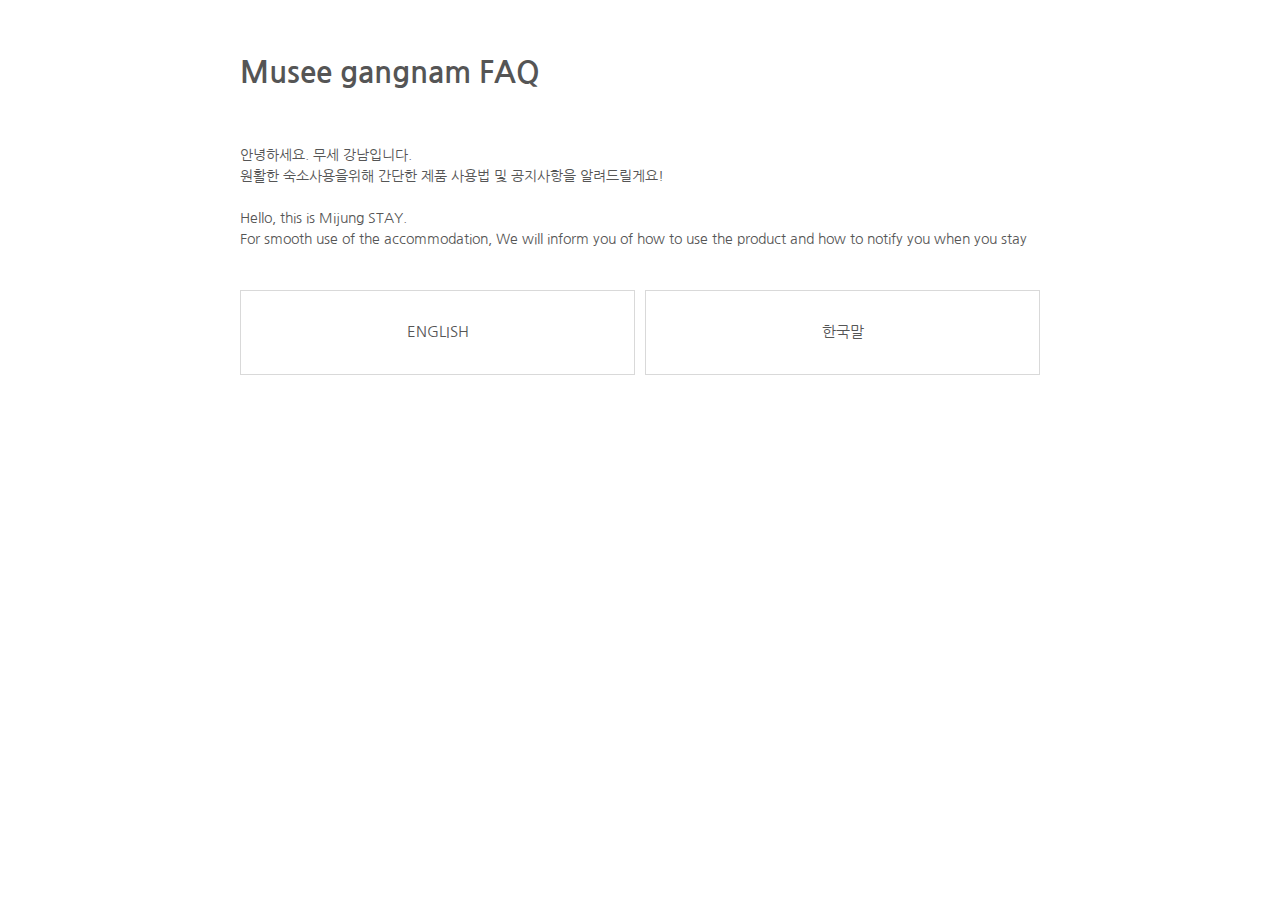
<file: index.html>
<!DOCTYPE HTML>
<html>
<head>
    <meta charset="utf-8">
    <meta name="viewport" content="user-scalable=no, initial-scale=1.0, maximum-scale=1.0, minimum-scale=1.0, width=device-width">
    <title>Musee gangnam</title>
    <meta name='title' content='Musee gangnam'>
    <link rel="stylesheet" type="text/css" href="resources/common.css">
    <link rel="stylesheet" type="text/css" href="resources/reset.css">
    <link rel="preconnect" href="https://fonts.googleapis.com">
    <link rel="preconnect" href="https://fonts.gstatic.com" crossorigin>
    <link href="https://fonts.googleapis.com/css2?family=Nanum+Gothic:wght@400;700;800&display=swap" rel="stylesheet">
</head>
<body>
    <div class="container">
        
        <p class="page_tit">Musee gangnam FAQ</p>
        <P class="sub">
            안녕하세요. 무세 강남입니다.<br>
            원활한 숙소사용을위해 간단한 제품 사용법 및 공지사항을 알려드릴게요!<br><br>
            Hello, this is Mijung STAY.<br>
            For smooth use of the accommodation,
            We will inform you of how to use the product and how to notify you when you stay
        </P>

        <div class="lang">
            <a href="html/en.html">ENGLISH</a>
            <a href="html/kr.html">한국말</a>
        </div>

        

    </div>
</body>
</html>
</file>
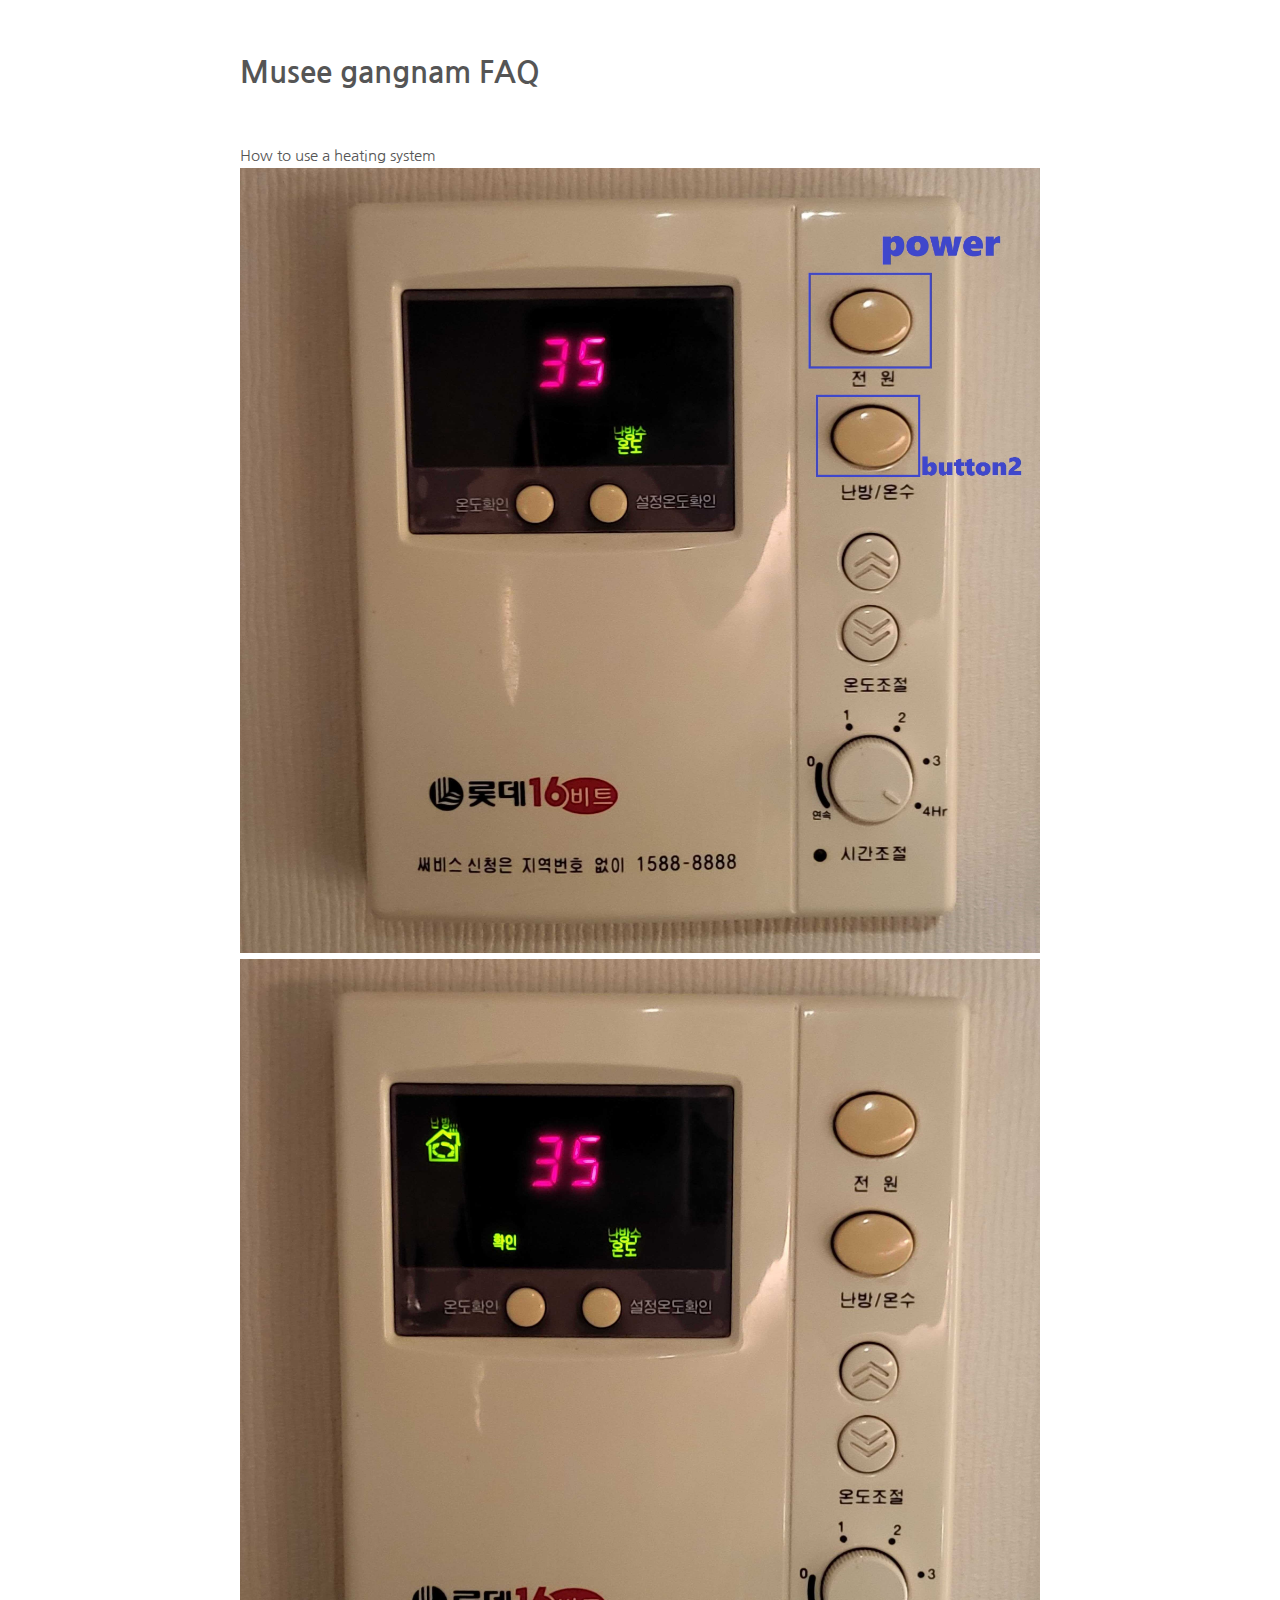
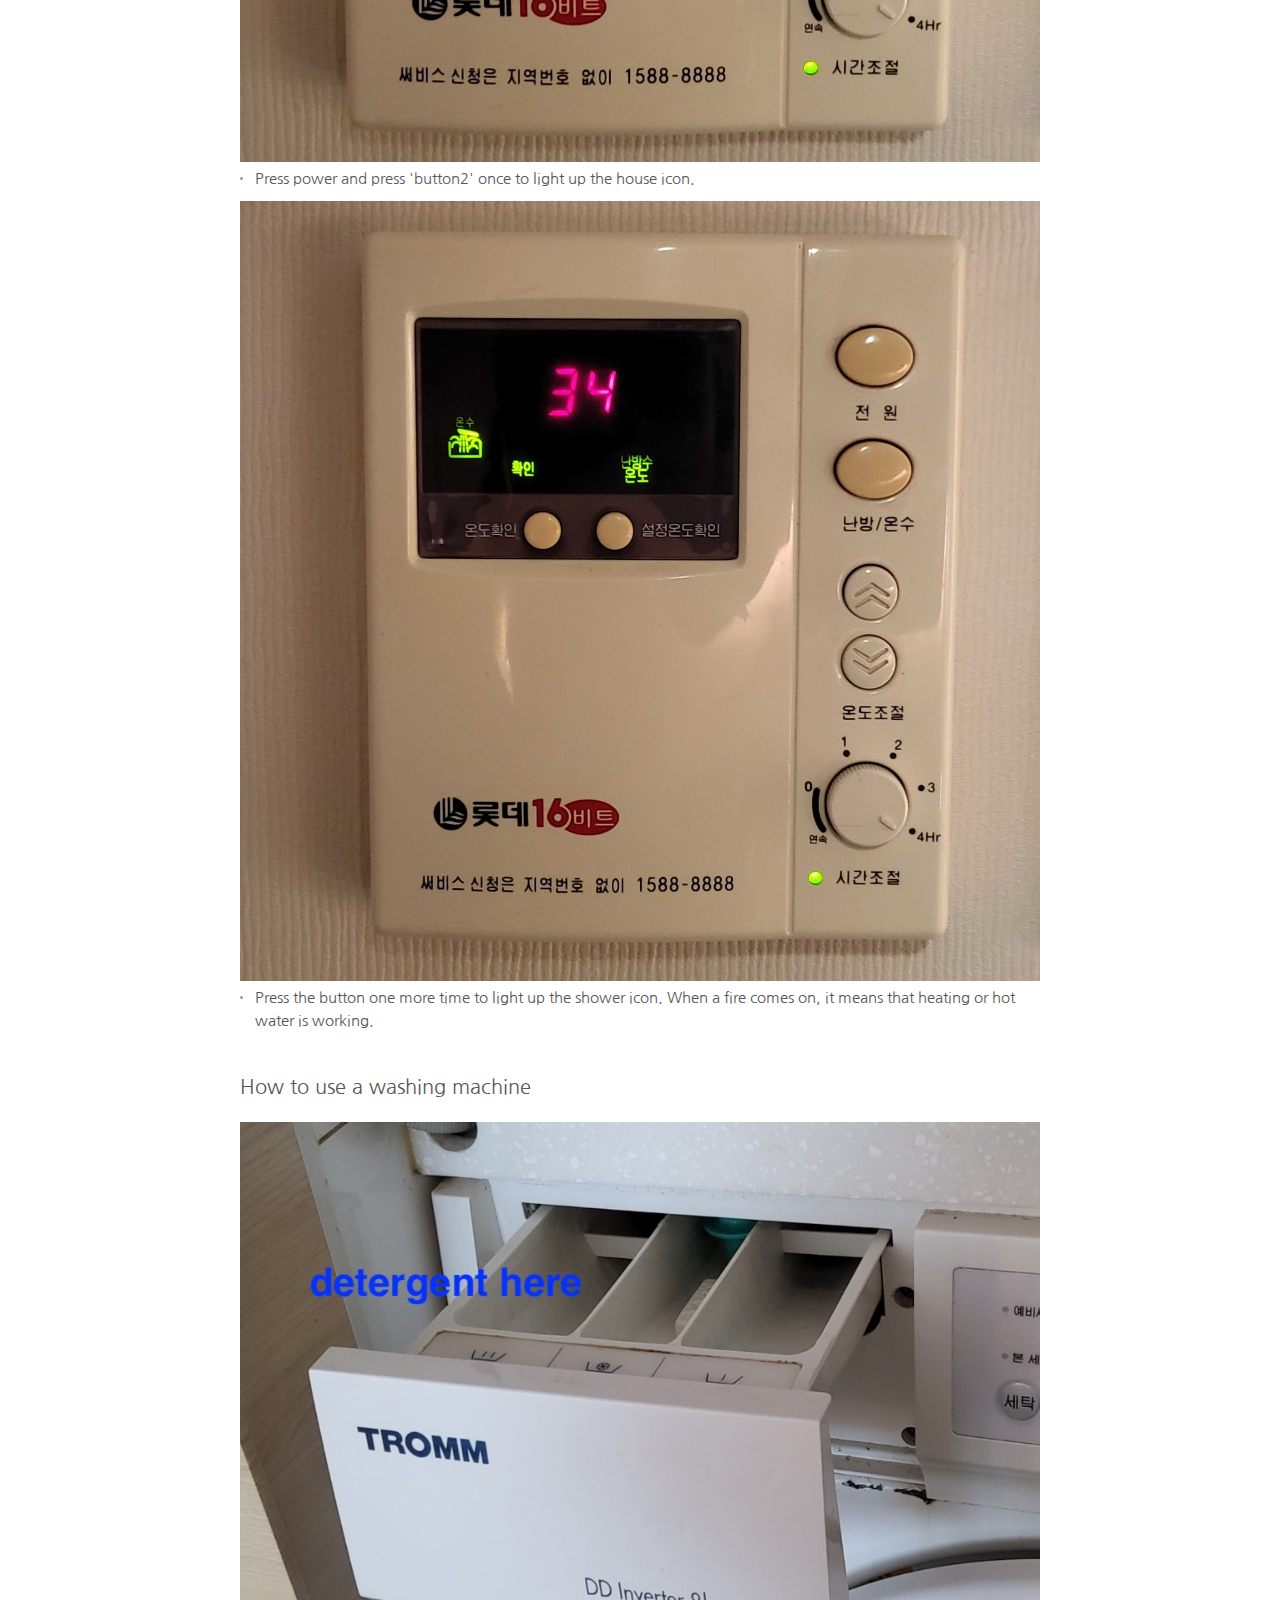
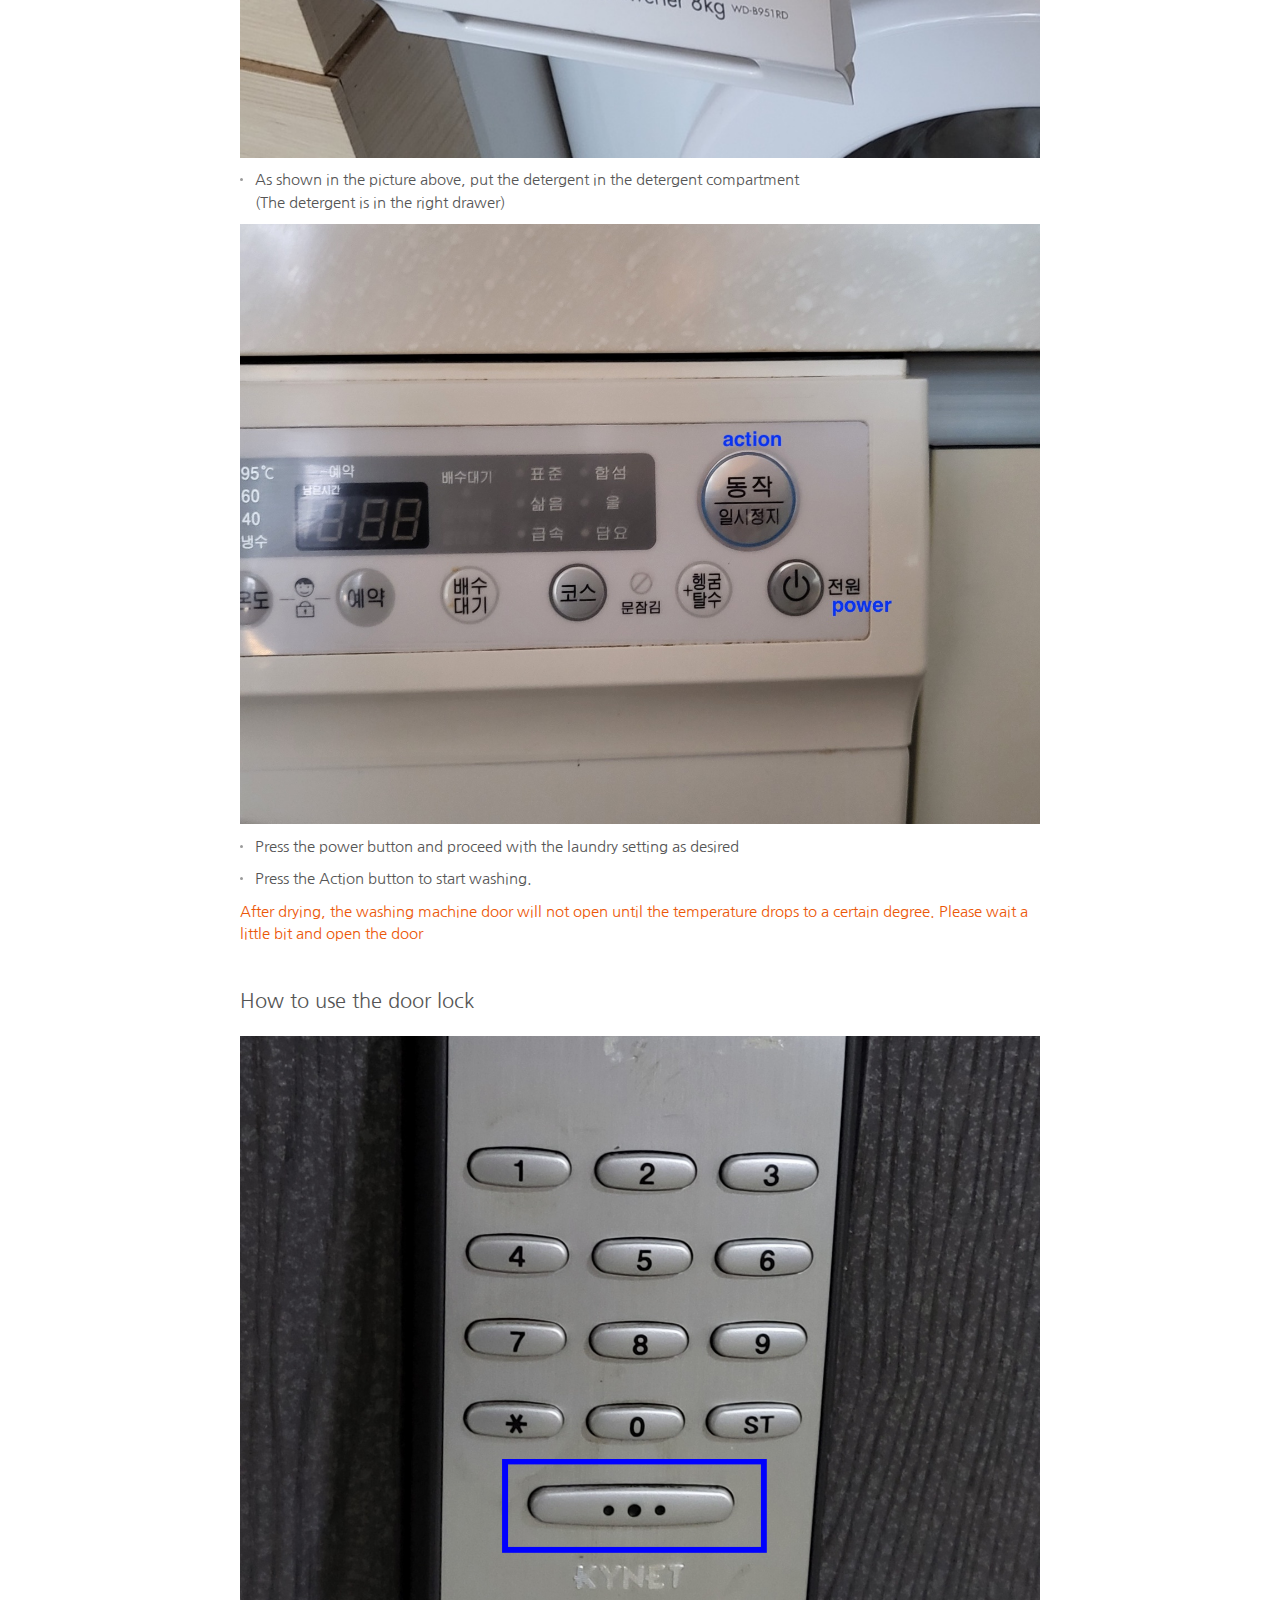
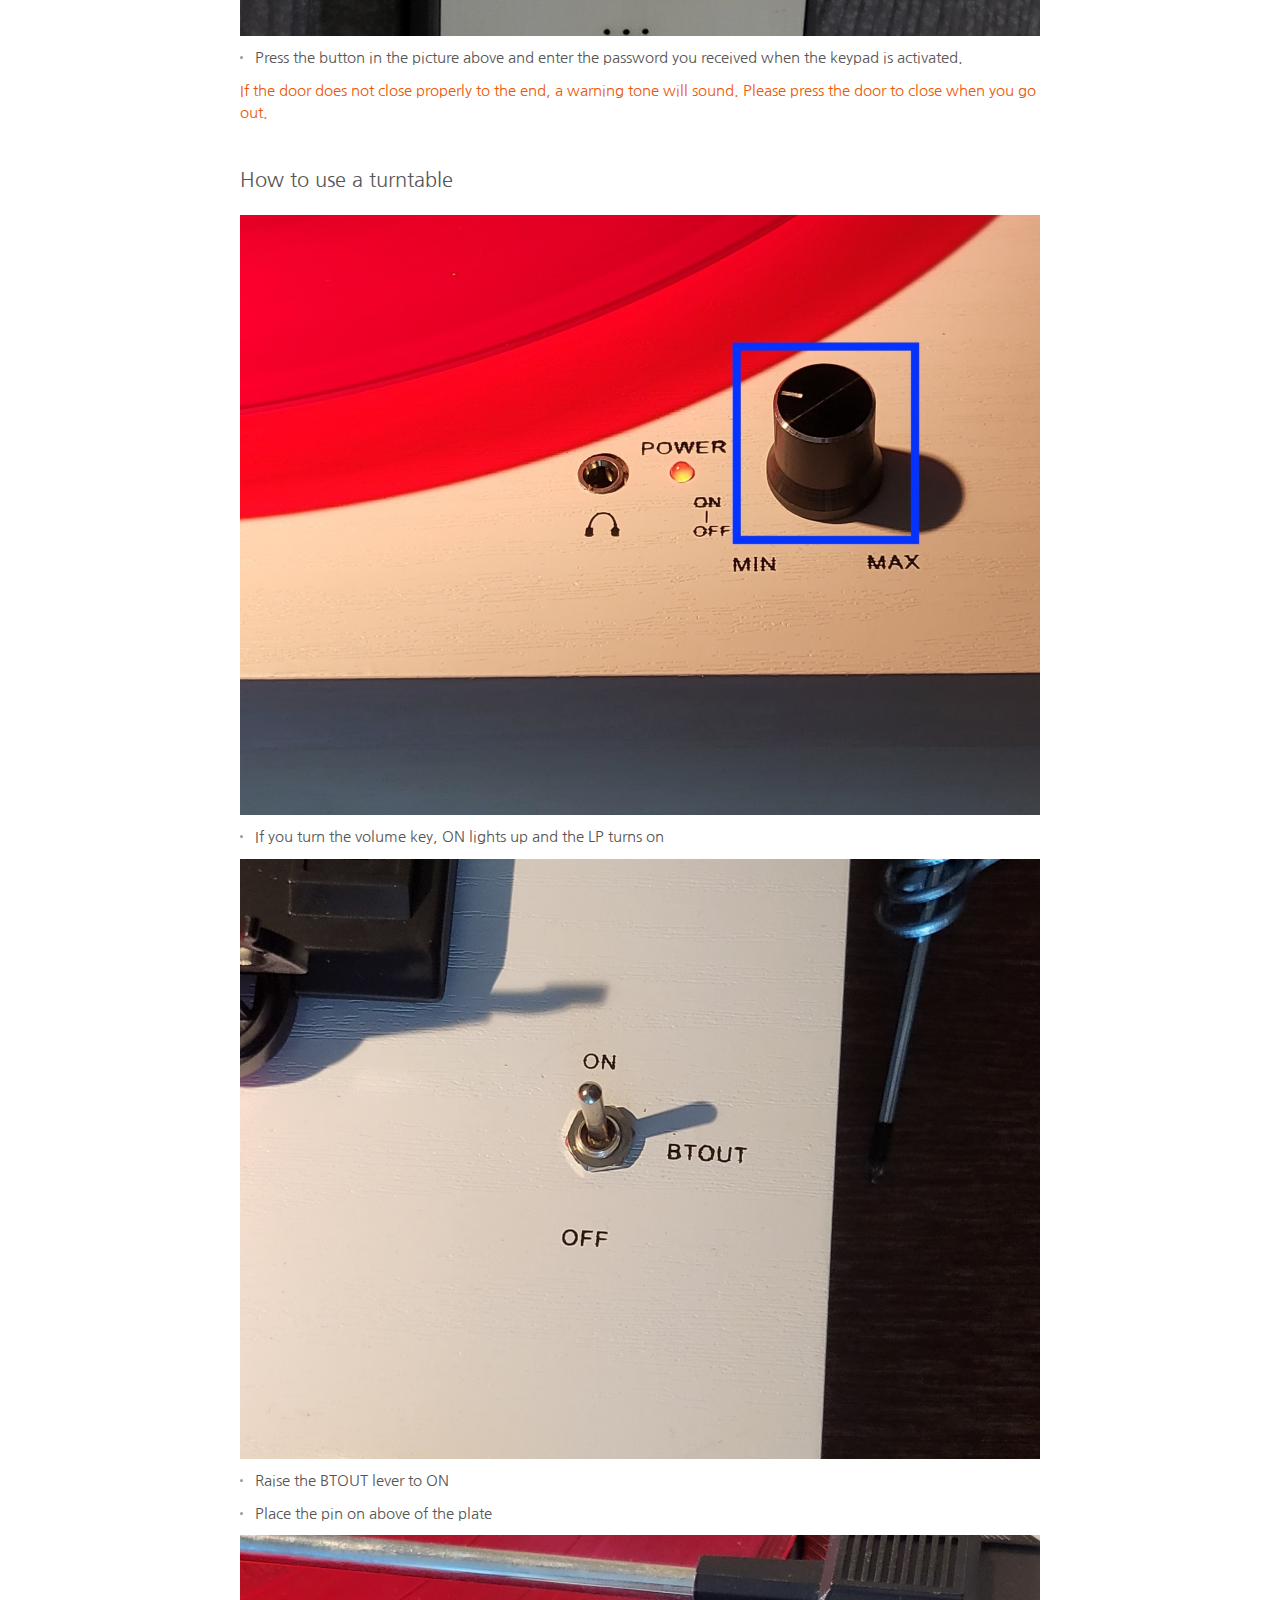
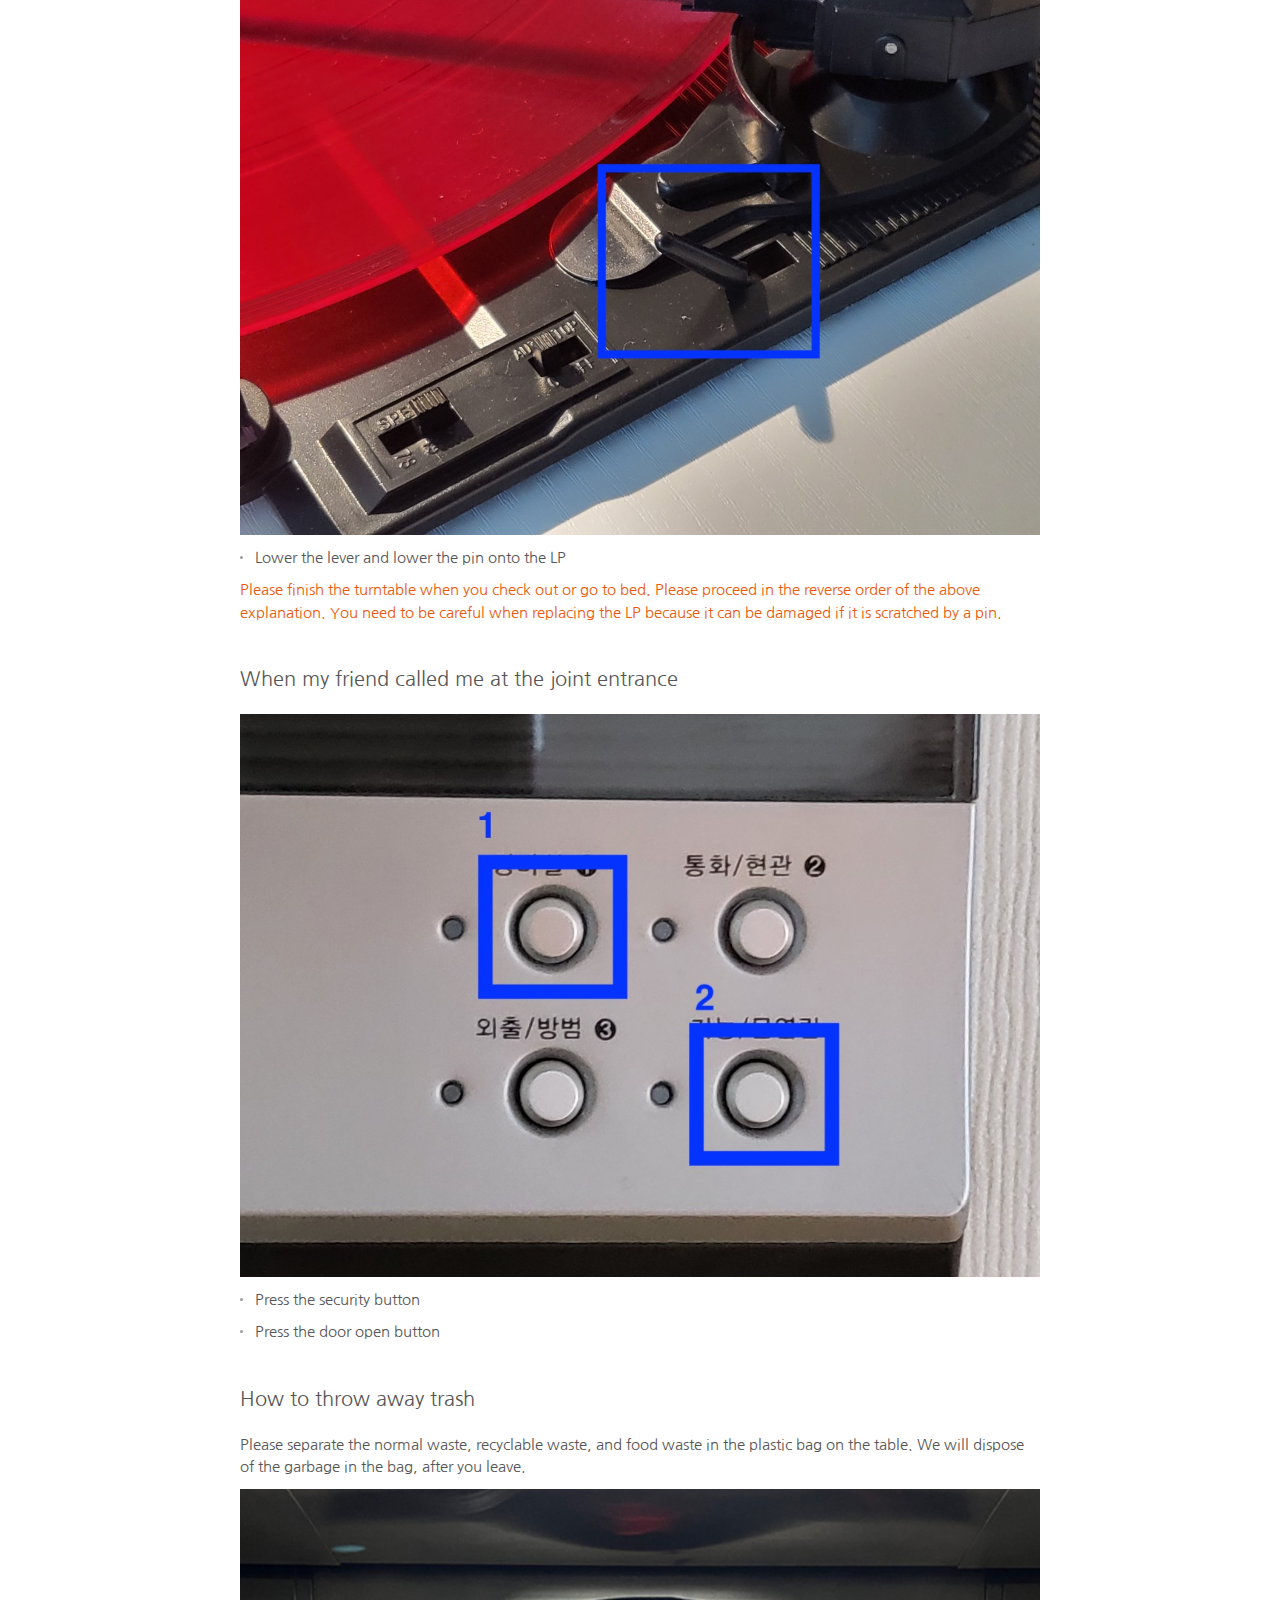
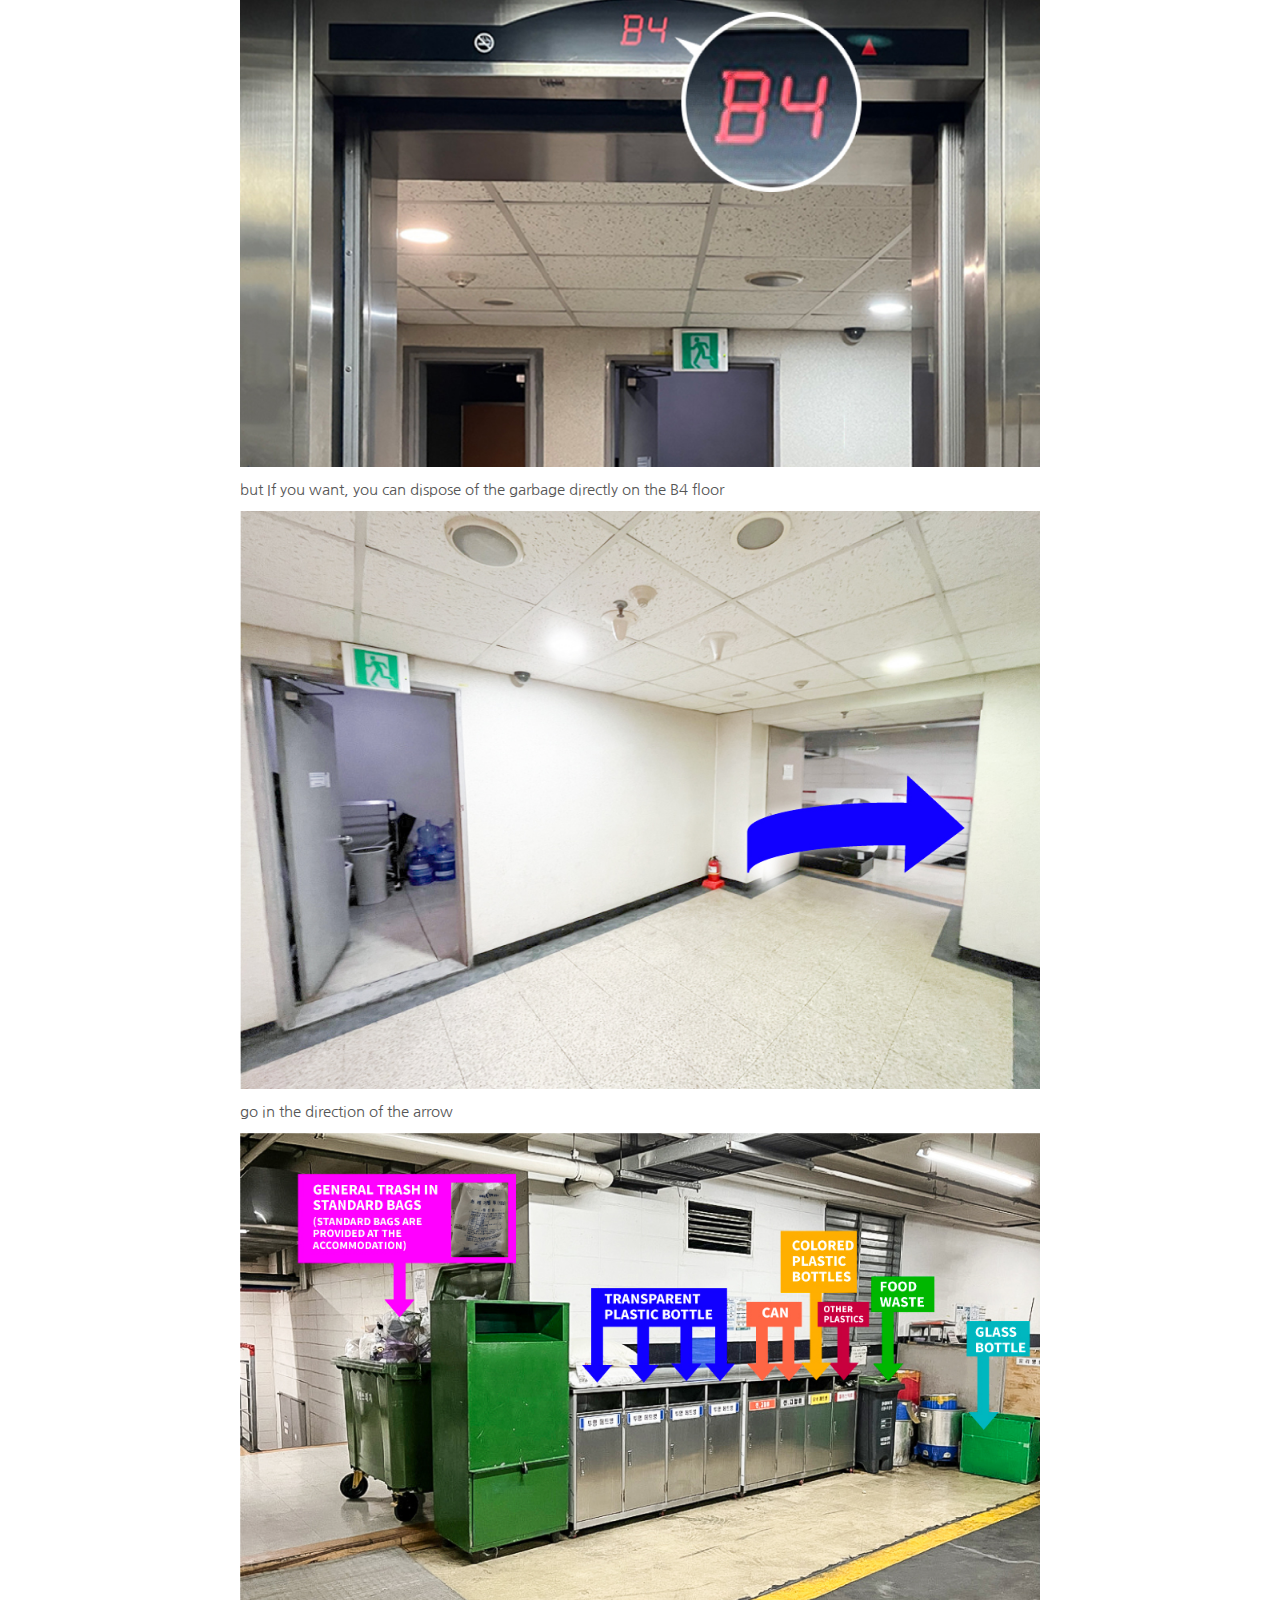
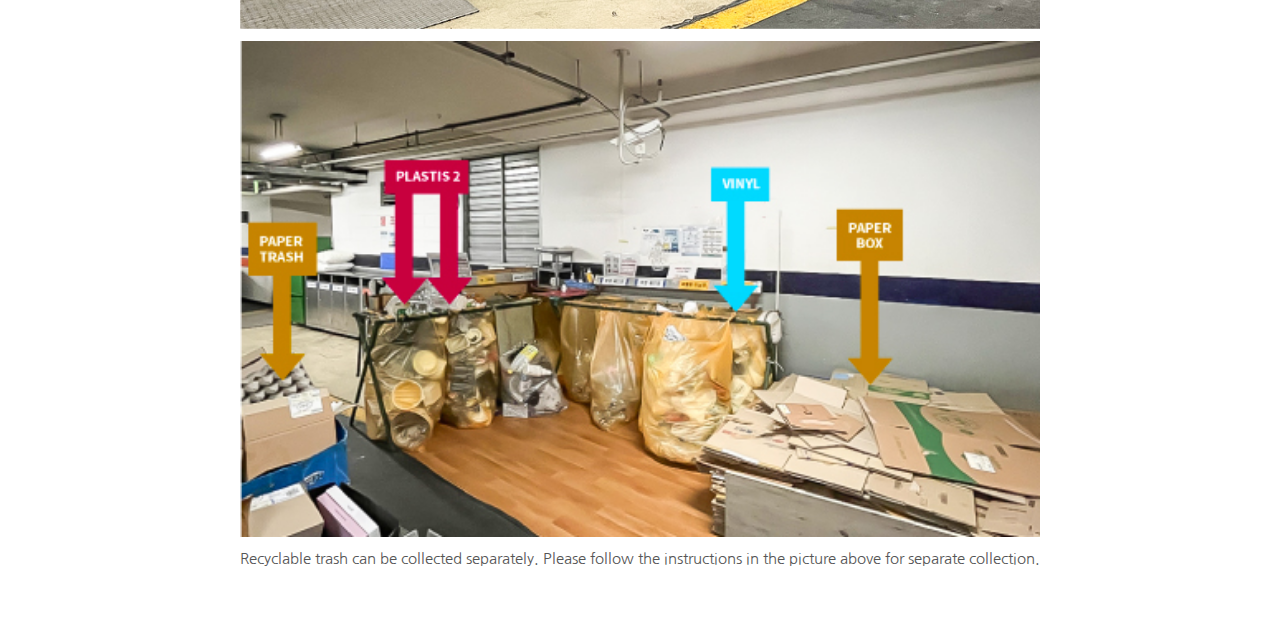
<file: html/en.html>
<!DOCTYPE HTML>
<html>
<head>
    <meta charset="utf-8">
    <meta name="viewport" content="user-scalable=no, initial-scale=1.0, maximum-scale=1.0, minimum-scale=1.0, width=device-width">
    <title>Musee gangnam</title>
    <meta name='title' content='Musee gangnam'>
    <link rel="stylesheet" type="text/css" href="../resources/common.css">
    <link rel="stylesheet" type="text/css" href="../resources/reset.css">
    <link rel="preconnect" href="https://fonts.googleapis.com">
    <link rel="preconnect" href="https://fonts.gstatic.com" crossorigin>
    <link href="https://fonts.googleapis.com/css2?family=Nanum+Gothic:wght@400;700;800&display=swap" rel="stylesheet">
</head>
<body>
    <div class="container">
        
        <p class="page_tit">Musee gangnam FAQ</p>

        <div>
            <p>How to use a heating system</p>
            <ul class="way">
                <li>
                    <div>
                        <img src="../resources/img/h1.jpg"  width="100%"/>
                    </div>
                    <div>
                        <img src="../resources/img/h2.jpg"  width="100%"/>
                    </div>
                    <p>
                        Press power and press 'button2' once to light up the house icon.
                    </p>
                </li>
                <li>
                    <div>
                        <img src="../resources/img/h3.jpg"  width="100%"/>
                    </div>
                    <p>
                        Press the button one more time to light up the shower icon. When a fire comes on, it means that heating or hot water is working.
                    </p>
                </li>
            </ul>
        </div>

        <div id="washer">
            <p class="tit">How to use a washing machine</p>
            <ul class="way">
                <li>
                    <div class="img_wrap">
                        <img src="../resources/img/washer3.jpeg" width="100%"/>
                    </div>
                    <p>
                        As shown in the picture above, put the detergent in the detergent compartment<br>
                        (The detergent is in the right drawer)
                    </p>
                   
                </li>
                <li>
                    <div class="img_wrap">
                        <img src="../resources/img/washer.jpeg" width="100%"/>
                    </div>
                    <p>Press the power button and proceed with the laundry setting as desired</p>
                    
                </li>
                <li>
                    <p>Press the Action button to start washing.</p>
                    
                </li>
            </ul>

            <p class="caution">
                After drying, the washing machine door will not open until the temperature drops to a certain degree. Please wait a little bit and open the door
            </p>
        </div>

        <div id="washer">
            <p class="tit">How to use the door lock</p>
            <ul class="way">
                <li>
                    <div class="img_wrap">
                        <img src="../resources/img/door.png" width="100%"/>
                    </div>
                    <p>
                        Press the button in the picture above and enter the password you received when the keypad is activated.
                    </p>
                    
                </li>
            </ul>
            <p class="caution">
                If the door does not close properly to the end, a warning tone will sound. Please press the door to close when you go out.
            </p>
        </div>

        <div id="washer">
            <p class="tit">How to use a turntable</p>
            <ul class="way">
                <li>
                    <div class="img_wrap">
                        <img src="../resources/img/turn.jpeg" width="100%"/>
                    </div>
                    <p>
                        If you turn the volume key, ON lights up and the LP turns on
                    </p>
                    
                </li>
                <li>
                    <div class="img_wrap">
                        <img src="../resources/img/turn2.jpeg" width="100%"/>
                    </div>
                    <p>
                        Raise the BTOUT lever to ON
                    </p>
                    
                </li>
                <li>
                    <p>
                        Place the pin on above of the plate
                    </p>
                    
                </li>
                <li>
                    <div class="img_wrap">
                        <img src="../resources/img/turn3.jpeg" width="100%"/>
                    </div>
                    <p>
                        Lower the lever and lower the pin onto the LP
                    </p>
                    
                </li>
            </ul>
            <p class="caution">
                Please finish the turntable when you check out or go to bed. 
                Please proceed in the reverse order of the above explanation. 
                You need to be careful when replacing the LP because it can be damaged if it is scratched by a pin.
            </p>
        </div>

        <div id="washer">
            <p class="tit">When my friend called me at the joint entrance</p>
            <ul class="way">
                <li>
                    <div class="img_wrap">
                        <img src="../resources/img/door2.jpeg" width="100%"/>
                    </div>
                    <p>
                        Press the security button
                    </p>
                    
                </li>
                <li>
                    <p>
                        Press the door open button
                    </p>
                    
                </li>
            </ul>
        </div>

        <div id="trash">
            <p class="tit">How to throw away trash</p>
           
            <ul class="way">
                <li> 
                    Please separate the normal waste, recyclable waste,
                    and food waste in the plastic bag on the table.
                    We will dispose of the garbage in the bag, after you leave. 
                </li>
                <li>
                    <div class="img_wrap">
                        <img src="../resources/img/en-10-1.jpg" width="100%"/>
                    </div>
                    but If you want, you can dispose of the garbage directly on the B4 floor
                </li>
                <li>
                    <div class="img_wrap">
                        <img src="../resources/img/en-10-2.jpg" width="100%"/>
                    </div>
                    go in the direction of the arrow
                </li>
                <li>
                    <div class="img_wrap">
                        <img src="../resources/img/en-10-3.jpg" width="100%"/>
                    </div>
                    <div class="img_wrap">
                        <img src="../resources/img/en-10-4.jpg" width="100%"/>
                    </div>
                    Recyclable trash can be collected separately.
                    Please follow the instructions in the picture above for separate collection.
                </li>
            </ul>
        </div>
       

    </div>
</body>
</html>
</file>
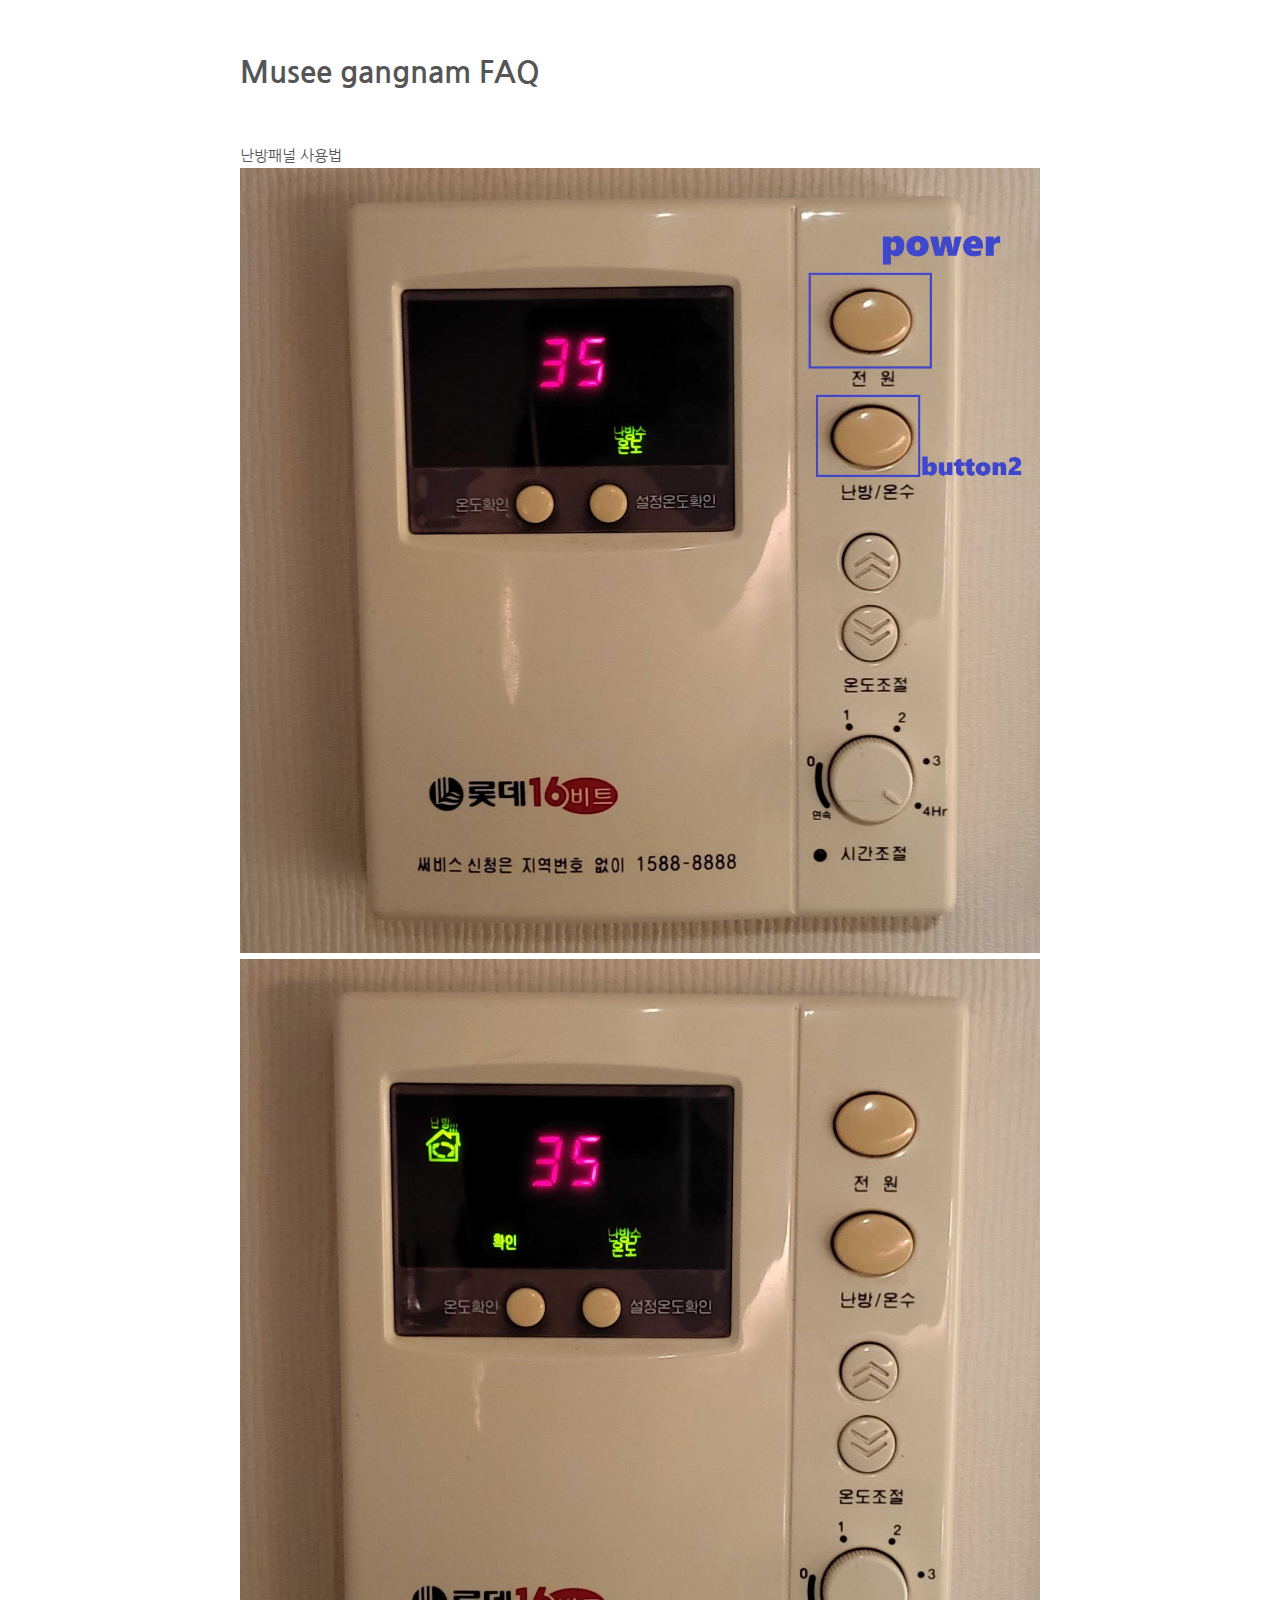
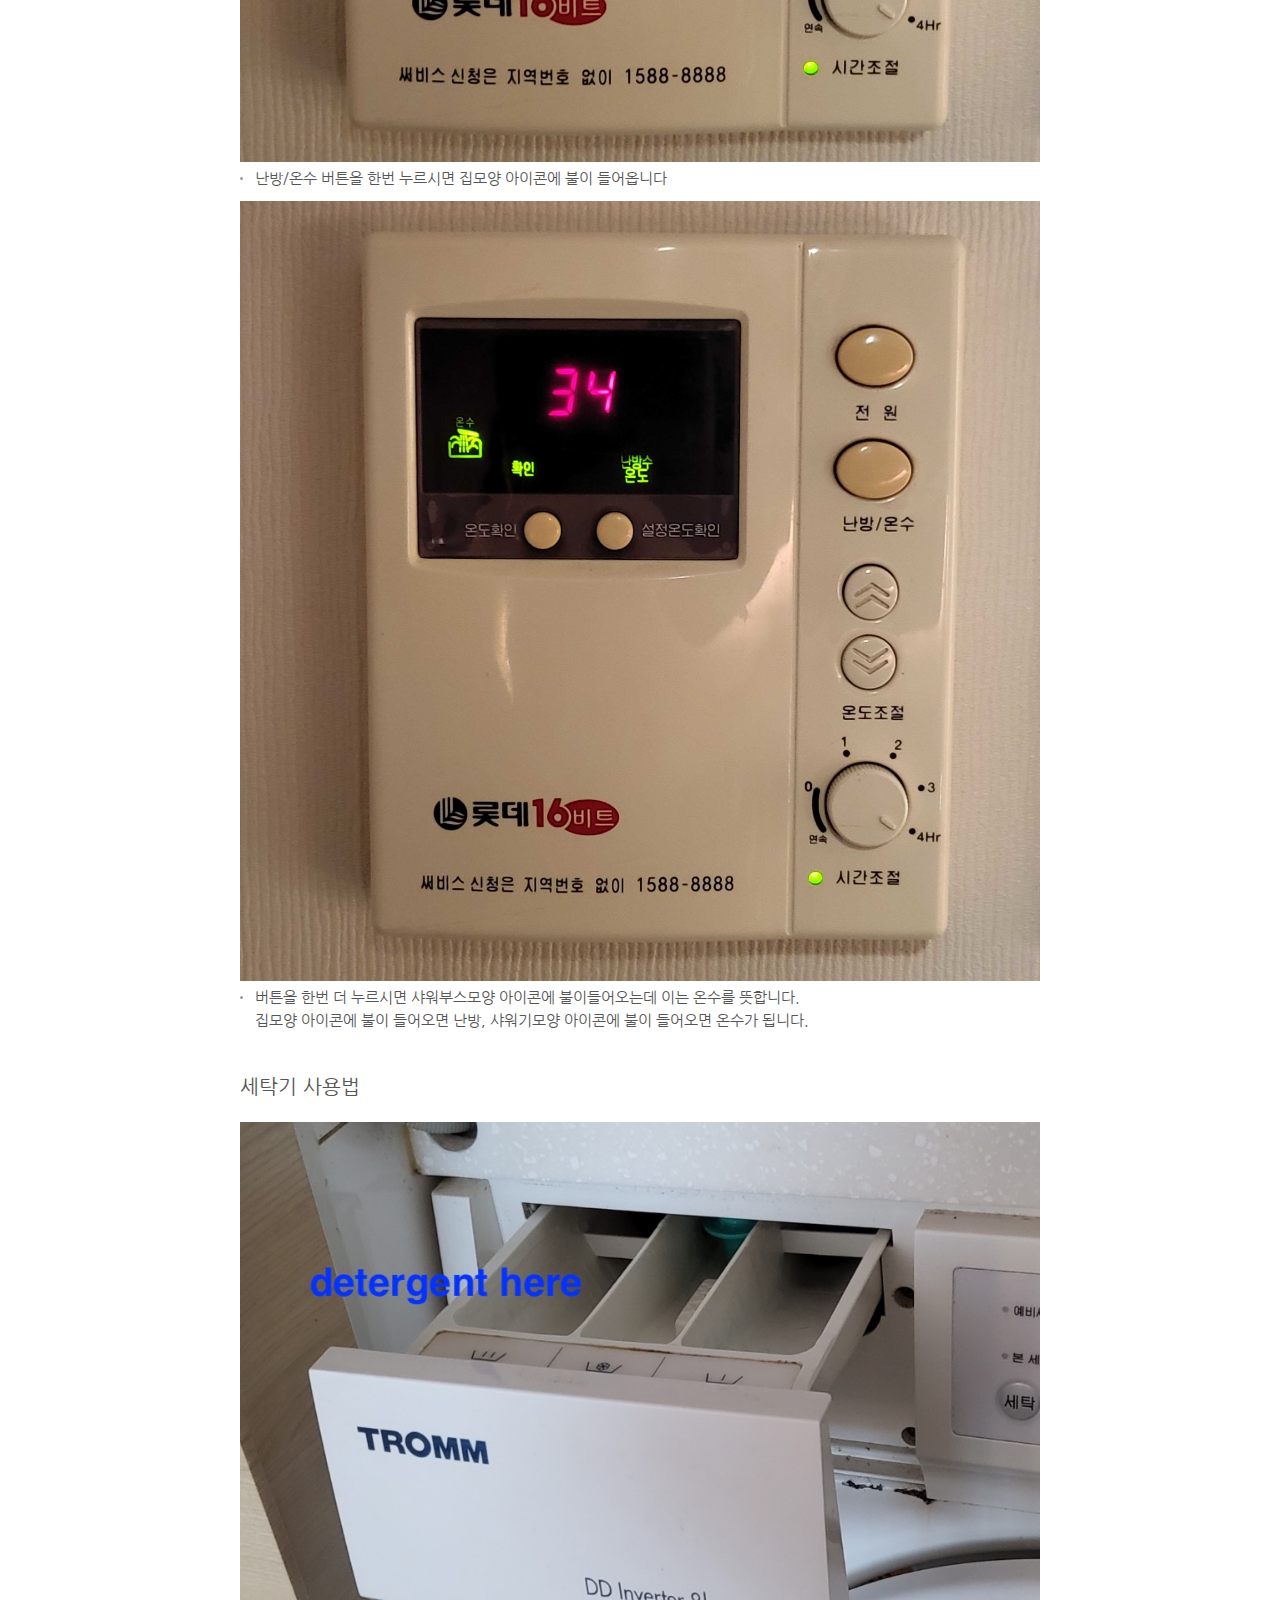
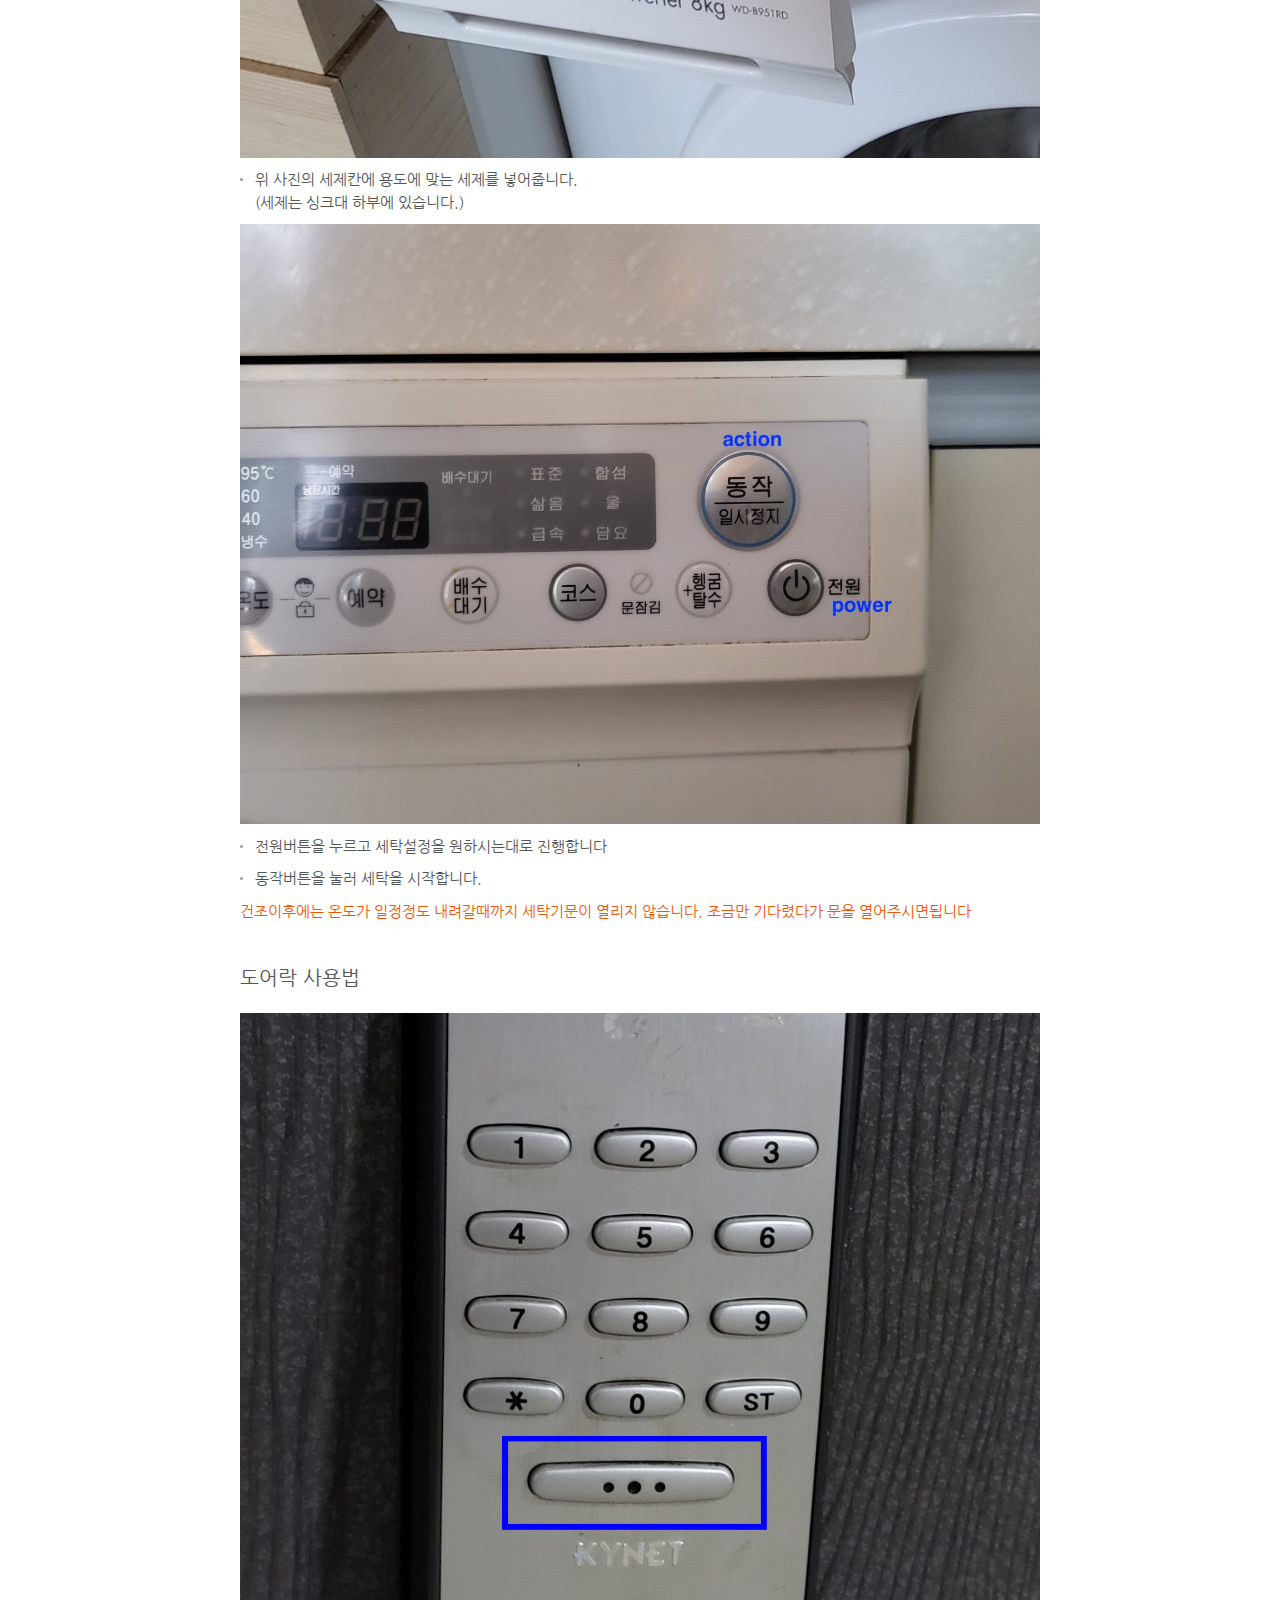
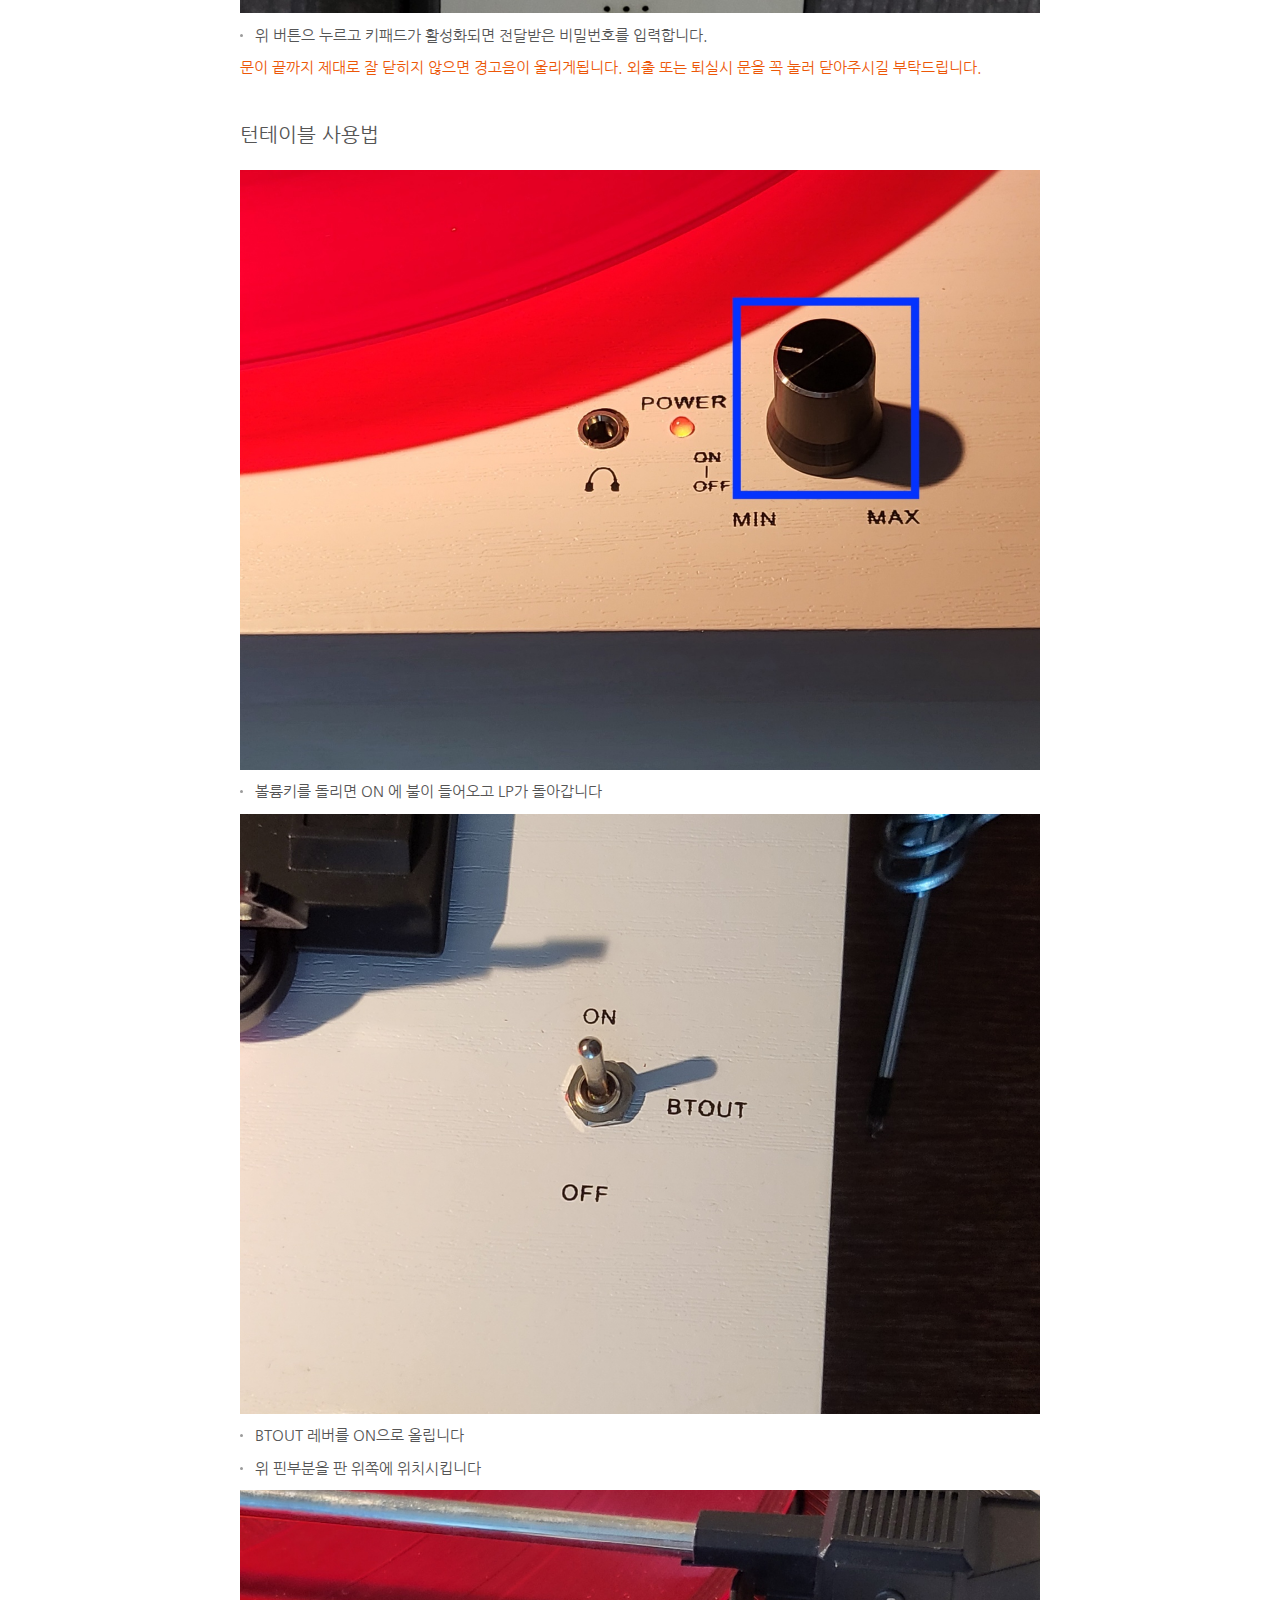
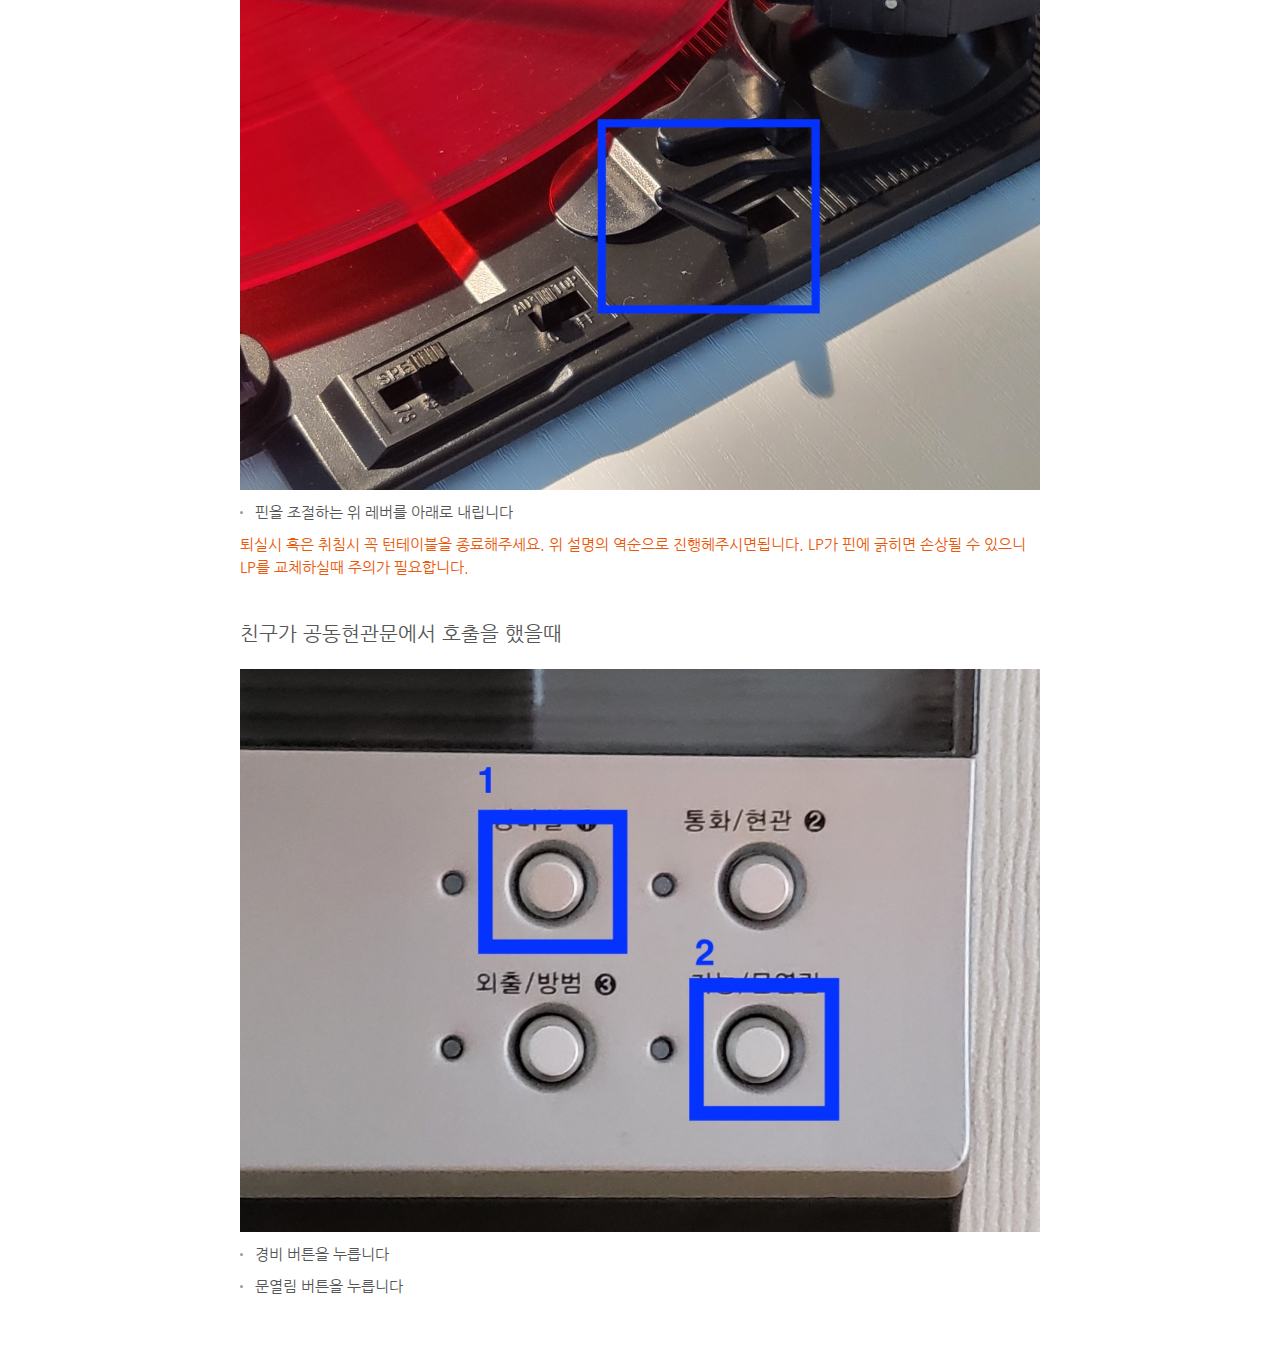
<file: html/kr.html>
<!DOCTYPE HTML>
<html>
<head>
    <meta charset="utf-8">
    <meta name="viewport" content="user-scalable=no, initial-scale=1.0, maximum-scale=1.0, minimum-scale=1.0, width=device-width">
    <title>이름미정멘션</title>
    <meta name='title' content='Musee gangnam'>
    <link rel="stylesheet" type="text/css" href="../resources/common.css">
    <link rel="stylesheet" type="text/css" href="../resources/reset.css">
    <link rel="preconnect" href="https://fonts.googleapis.com">
    <link rel="preconnect" href="https://fonts.gstatic.com" crossorigin>
    <link href="https://fonts.googleapis.com/css2?family=Nanum+Gothic:wght@400;700;800&display=swap" rel="stylesheet">
</head>
<body>
    <div class="container">
        
        <p class="page_tit">Musee gangnam FAQ</p>

        <div>
            <p>난방패널 사용법</p>
            <ul class="way">
                <li>
                    <div>
                        <img src="../resources/img/h1.jpg"  width="100%"/>
                    </div>
                    <div>
                        <img src="../resources/img/h2.jpg"  width="100%"/>
                    </div>
                    <p>
                        난방/온수 버튼을 한번 누르시면 집모양 아이콘에 불이 들어옵니다
                    </p>
                </li>
                <li>
                    <div>
                        <img src="../resources/img/h3.jpg"  width="100%"/>
                    </div>
                    <p>
                        버튼을 한번 더 누르시면 샤워부스모양 아이콘에 불이들어오는데 이는 온수를 뜻합니다. <br>
                        집모양 아이콘에 불이 들어오면 난방, 샤워기모양 아이콘에 불이 들어오면 온수가 됩니다. 
                    </p>
                </li>
            </ul>
        </div>

        <div id="washer">
            <p class="tit">세탁기 사용법</p>

            <ul class="way">
                <li>
                    <div class="img_wrap">
                        <img src="../resources/img/washer3.jpeg" width="100%"/>
                    </div>
                    <p>
                    위 사진의 세제칸에 용도에 맞는 세제를 넣어줍니다.<br>
                    (세제는 싱크대 하부에 있습니다.)</p>
                </li>
                <li>
                    <div class="img_wrap">
                        <img src="../resources/img/washer.jpeg" width="100%"/>
                    </div>
                    <p>전원버튼을 누르고 세탁설정을 원하시는대로 진행합니다</p>
                </li>
                <li>
                    <p>동작버튼을 눌러 세탁을 시작합니다.</p>
                </li>
            </ul>

            <p class="caution">
                건조이후에는 온도가 일정정도 내려갈때까지 세탁기문이 열리지 않습니다. 
                조금만 기다렸다가 문을 열어주시면됩니다
            </p>
        </div>

        <div id="washer">
            <p class="tit">도어락 사용법</p>
            <ul class="way">
                <li>
                    <div class="img_wrap">
                        <img src="../resources/img/door.png" width="100%"/>
                    </div>
                    <p>위 버튼으 누르고 키패드가 활성화되면 전달받은 비밀번호를 입력합니다. </p>
                    
                </li>
            </ul>
            <p class="caution">
                문이 끝까지 제대로 잘 닫히지 않으면 경고음이 울리게됩니다. 외출 또는 퇴실시 문을 꼭 눌러 닫아주시길 부탁드립니다.
            </p>
        </div>

        <div id="washer">
            <p class="tit">턴테이블 사용법</p>
            <ul class="way">
                <li>
                    <div class="img_wrap">
                        <img src="../resources/img/turn.jpeg" width="100%"/>
                    </div>
                    <p>볼륨키를 돌리면 ON 에 불이 들어오고 LP가 돌아갑니다</p>
                    
                </li>
                <li>
                    <div class="img_wrap">
                        <img src="../resources/img/turn2.jpeg" width="100%"/>
                    </div>
                    <p>BTOUT 레버를 ON으로 올립니다</p>
                    
                </li>
                <li>
                    <p>위 핀부분을 판 위쪽에 위치시킵니다</p>
                    
                </li>
                <li>
                    <div class="img_wrap">
                        <img src="../resources/img/turn3.jpeg" width="100%"/>
                    </div>
                    <p>핀을 조절하는 위 레버를 아래로 내립니다</p>
                    
                </li>
            </ul>
            <p class="caution">
                퇴실시 혹은 취침시 꼭 턴테이블을 종료해주세요. 위 설명의 역순으로 진행헤주시면됩니다. LP가 핀에 긁히면 손상될 수 있으니 LP를 교체하실때 주의가 필요합니다. 
            </p>
        </div>

        <div id="washer">
            <p class="tit">친구가 공동현관문에서 호출을 했을때</p>
            <ul class="way">
                <li>
                    <div class="img_wrap">
                        <img src="../resources/img/door2.jpeg" width="100%"/>
                    </div>
                    <p>경비 버튼을 누릅니다</p>
                    
                </li>
                <li>
                    <p>
                        문열림 버튼을 누릅니다
                    </p>
                    
                </li>
            </ul>
        </div>

    </div>
</body>
</html>
</file>
<file: resources/common.css>
.container {
    max-width: 800px;
    margin: 50px auto ;
}

.page_tit {
    font-size: 30px;
    font-weight: 600;
    margin-bottom: 50px;
}

.tit {
    font-size: 20px;
    margin-bottom: 20px;
    margin-top: 40px;
}
.sub {
    font-size: 14px;
}
.lang {
    width: 100%;
    overflow: hidden;
    margin-top: 40px;
}
.lang a:hover {
    background: #898989;
    color: #fff;
    border-color: #898989;
}
.lang a {
    display: inline-block;
    width: calc( 50% - 5px );
    border: 1px solid #d9d9d9;
    padding: 30px 0;
    text-align: center;
    float: left;
}
.lang a:first-child{
    margin-right: 10px;
}
.way li {
    
    margin-bottom: 10px;
}
.img_wrap{
    margin-bottom: 5px;
}
.way li p{
    padding-left: 15px;
    position: relative;
}
.way li p:after{
    content: "";
    width: 3px;
    height: 3px;
    border-radius: 50%;
    background-color: #9b9b9b;
    position: absolute;
    top: 9px;
    left: 0;
} 
.caution {
    color: rgb(236, 87, 7);
}

@media ( max-width : 800px ) {
    .container {
        padding: 0 20px
    }
}
</file>
